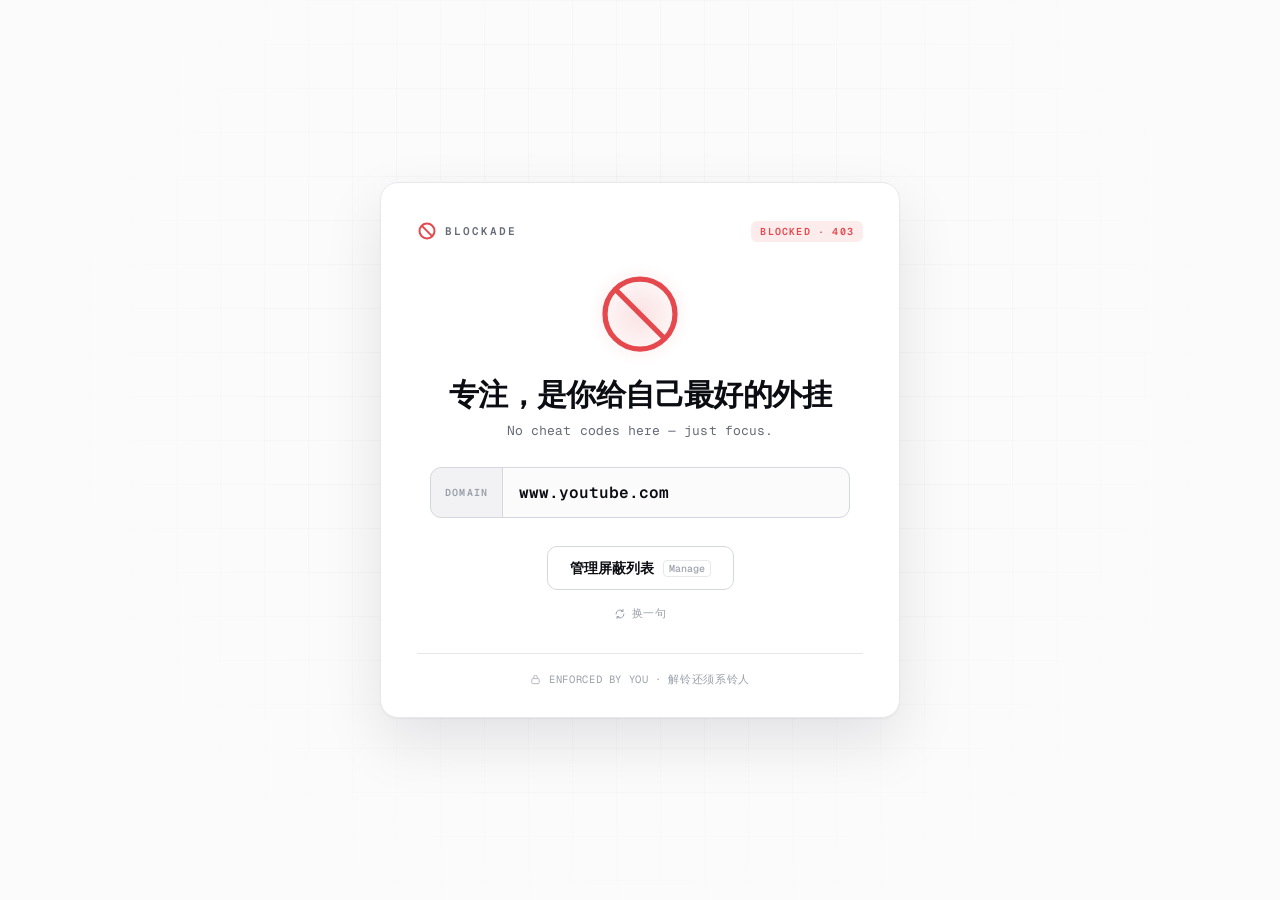
<file: extensions/chrome/blocked/blocked.html>
<!DOCTYPE html>
<html lang="zh-CN">
<head>
<meta charset="UTF-8">
<meta name="viewport" content="width=device-width, initial-scale=1.0">
<title>已屏蔽 · BLOCKADE</title>
<link rel="preconnect" href="https://fonts.googleapis.com">
<link rel="preconnect" href="https://fonts.gstatic.com" crossorigin>
<link href="https://fonts.googleapis.com/css2?family=Geist:wght@400;500;600;700;800&family=Geist+Mono:wght@400;500;600&display=swap" rel="stylesheet">
<style>
:root{
  color-scheme: light dark;
  --bg:#fbfbfc; --grid:#0b0d12; --surface:#ffffff;
  --border:#e6e8ec; --border-strong:#d4d8de;
  --text:#0b0d12; --muted:#656b76; --faint:#9aa0aa;
  --accent:#2f6df6; --accent-ink:#ffffff; --accent-soft:#eaf1fe;
  --danger:#e5484d; --danger-soft:#fdecec;
  --mono:"Geist Mono",ui-monospace,"SF Mono",Menlo,monospace;
  --sans:"Geist",-apple-system,system-ui,"Segoe UI",sans-serif;
  --shadow:0 1px 2px rgba(10,13,18,.05),0 24px 60px rgba(10,13,18,.10);
}
@media (prefers-color-scheme: dark){
  :root{
    --bg:#08090b; --grid:#ffffff; --surface:#101216;
    --border:#23252c; --border-strong:#33363f;
    --text:#f1f2f4; --muted:#9097a1; --faint:#5d636d;
    --accent:#4d8bff; --accent-ink:#06101f; --accent-soft:#15263f;
    --danger:#ff5c61; --danger-soft:#2a1416;
    --shadow:0 1px 2px rgba(0,0,0,.5),0 28px 70px rgba(0,0,0,.6);
  }
}
*{box-sizing:border-box;margin:0;padding:0}
html,body{height:100%}
body{
  font-family:var(--sans);background:var(--bg);color:var(--text);
  -webkit-font-smoothing:antialiased;
  display:flex;align-items:center;justify-content:center;
  min-height:100vh;padding:32px;position:relative;overflow:hidden;
}
body::before{
  content:"";position:fixed;inset:0;pointer-events:none;z-index:0;
  background-image:
    linear-gradient(to right, color-mix(in srgb,var(--grid) 4%,transparent) 1px, transparent 1px),
    linear-gradient(to bottom, color-mix(in srgb,var(--grid) 4%,transparent) 1px, transparent 1px);
  background-size:44px 44px;
  -webkit-mask-image:radial-gradient(circle at 50% 42%, #000 0%, transparent 72%);
          mask-image:radial-gradient(circle at 50% 42%, #000 0%, transparent 72%);
}
.card{
  position:relative;z-index:1;width:100%;max-width:520px;
  background:var(--surface);border:1px solid var(--border);border-radius:18px;
  box-shadow:var(--shadow);padding:38px 36px 30px;text-align:center;
}
.topbar{
  display:flex;align-items:center;justify-content:space-between;
  margin-bottom:30px;
}
.brand{display:flex;align-items:center;gap:8px}
.brand .word{font-family:var(--mono);font-weight:600;font-size:11px;letter-spacing:.18em;color:var(--muted)}
.flag{
  font-family:var(--mono);font-size:10px;font-weight:600;letter-spacing:.12em;
  color:var(--danger);background:var(--danger-soft);padding:4px 9px;border-radius:6px;
}
.seal{
  width:84px;height:84px;margin:6px auto 22px;position:relative;
}
.seal svg{width:100%;height:100%;display:block}
.seal::after{
  content:"";position:absolute;inset:-10px;border-radius:50%;
  background:radial-gradient(circle, color-mix(in srgb,var(--danger) 16%,transparent), transparent 70%);
  z-index:-1;
}
h1{
  font-size:30px;font-weight:700;letter-spacing:-.02em;line-height:1.12;margin-bottom:10px;
}
.sub{
  font-family:var(--mono);font-size:13px;color:var(--muted);line-height:1.55;
  max-width:380px;margin:0 auto 26px;letter-spacing:.005em;
}
.plate{
  display:flex;align-items:center;gap:0;margin:0 auto 28px;max-width:420px;
  border:1px solid var(--border-strong);border-radius:11px;overflow:hidden;
  background:var(--bg);
}
.plate .k{
  font-family:var(--mono);font-size:10px;font-weight:600;letter-spacing:.12em;
  text-transform:uppercase;color:var(--faint);padding:0 14px;
  border-right:1px solid var(--border-strong);align-self:stretch;
  display:flex;align-items:center;background:color-mix(in srgb,var(--muted) 6%,transparent);
}
.plate .v{
  font-family:var(--mono);font-size:16px;font-weight:600;color:var(--text);
  padding:14px 16px;white-space:nowrap;overflow:hidden;text-overflow:ellipsis;flex:1;text-align:left;
}
.actions{display:flex;flex-direction:column;gap:10px;align-items:center}
.btn{
  display:inline-flex;align-items:center;justify-content:center;gap:9px;
  height:44px;padding:0 22px;border-radius:10px;border:1px solid var(--border-strong);
  background:var(--surface);color:var(--text);
  font-family:var(--sans);font-size:14px;font-weight:600;cursor:pointer;
  transition:background .12s,border-color .12s,transform .05s;
}
.btn:hover{background:color-mix(in srgb,var(--muted) 8%,var(--surface));border-color:var(--muted)}
.btn:active{transform:translateY(1px)}
.btn .kbd{font-family:var(--mono);font-size:10px;color:var(--faint);font-weight:500;
  border:1px solid var(--border);border-radius:4px;padding:1px 5px;}
.reroll{
  background:none;border:none;cursor:pointer;color:var(--faint);
  font-family:var(--mono);font-size:11px;letter-spacing:.04em;
  display:inline-flex;align-items:center;gap:6px;padding:6px;
}
.reroll:hover{color:var(--muted)}
.reroll svg{width:12px;height:12px}
.footnote{
  margin-top:26px;padding-top:18px;border-top:1px solid var(--border);
  font-family:var(--mono);font-size:10.5px;letter-spacing:.06em;color:var(--faint);
  text-transform:uppercase;display:flex;align-items:center;justify-content:center;gap:8px;
}
.footnote .ico{width:11px;height:11px;opacity:.8}
</style>
</head>
<body>
<div class="card">
  <div class="topbar">
    <div class="brand">
      <svg width="20" height="20" viewBox="0 0 24 24" fill="none" aria-hidden="true">
        <circle cx="12" cy="12" r="9" stroke="var(--danger)" stroke-width="2.4"/>
        <line x1="5.6" y1="5.6" x2="18.4" y2="18.4" stroke="var(--danger)" stroke-width="2.4"/>
      </svg>
      <span class="word">BLOCKADE</span>
    </div>
    <span class="flag">BLOCKED · 403</span>
  </div>

  <div class="seal">
    <svg viewBox="0 0 96 96" fill="none" aria-hidden="true">
      <circle cx="48" cy="48" r="40" stroke="var(--danger)" stroke-width="6"/>
      <line x1="20" y1="20" x2="76" y2="76" stroke="var(--danger)" stroke-width="6" stroke-linecap="round"/>
    </svg>
  </div>

  <h1 id="headline">这个站，被你关进小黑屋了</h1>
  <p class="sub" id="subline">Nothing to see here. 回去把那件正事做完吧。</p>

  <div class="plate">
    <span class="k">domain</span>
    <span class="v" id="domain">www.youtube.com</span>
  </div>

  <div class="actions">
    <button class="btn" id="manage">
      管理屏蔽列表
      <span class="kbd">Manage</span>
    </button>
    <button class="reroll" id="reroll">
      <svg viewBox="0 0 24 24" fill="none"><path d="M4 12a8 8 0 0 1 14-5.3M20 12a8 8 0 0 1-14 5.3" stroke="currentColor" stroke-width="2" stroke-linecap="round"/><path d="M18 3v3.7h-3.7M6 21v-3.7h3.7" stroke="currentColor" stroke-width="2" stroke-linecap="round" stroke-linejoin="round"/></svg>
      换一句
    </button>
  </div>

  <div class="footnote">
    <svg class="ico" viewBox="0 0 24 24" fill="none"><rect x="4" y="10" width="16" height="11" rx="2" stroke="currentColor" stroke-width="2"/><path d="M8 10V7a4 4 0 0 1 8 0v3" stroke="currentColor" stroke-width="2"/></svg>
    enforced by you · 解铃还须系铃人
  </div>
</div>
<script src="blocked.js"></script>
</body>
</html>
</file>
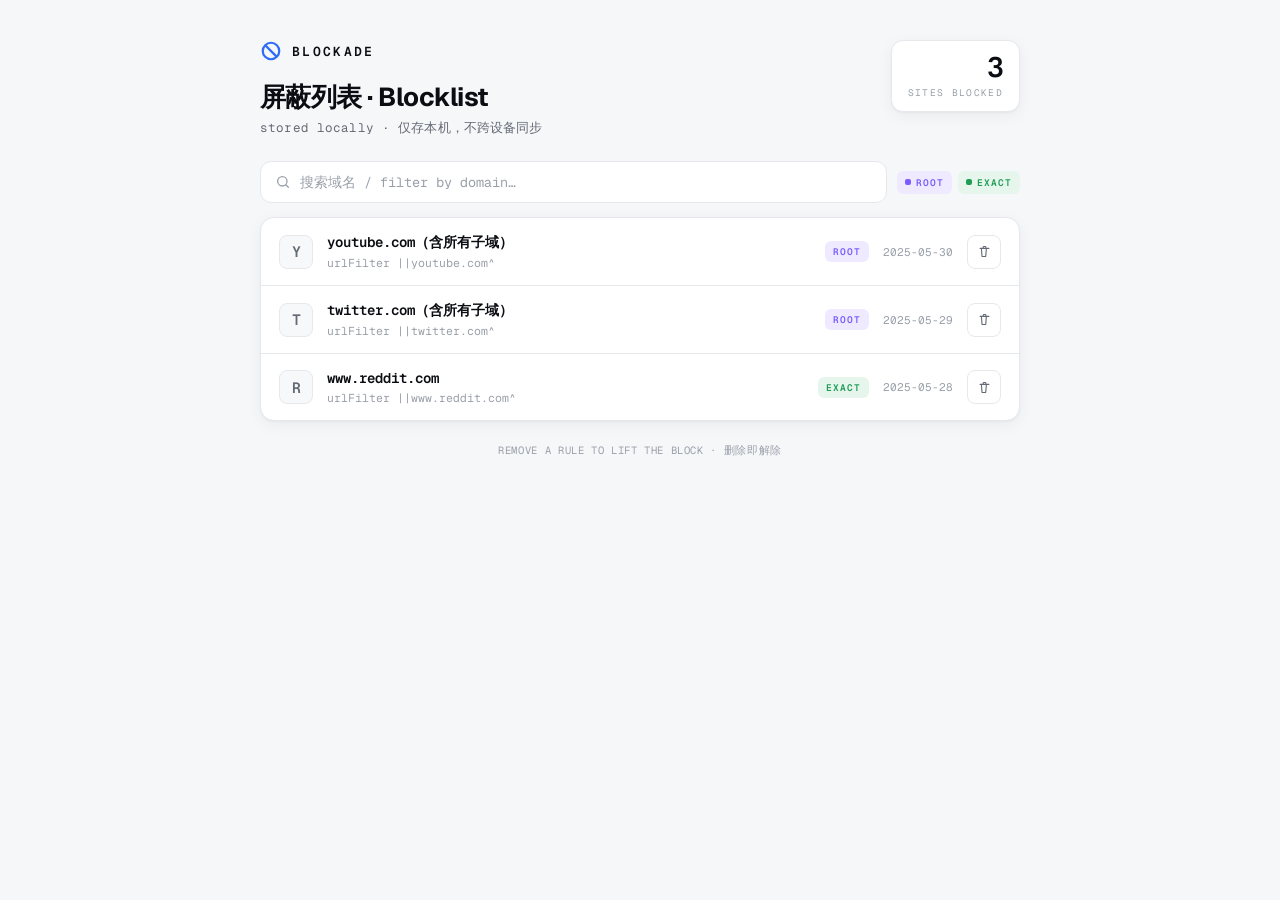
<file: extensions/chrome/options/options.html>
<!DOCTYPE html>
<html lang="zh-CN">
<head>
<meta charset="UTF-8">
<meta name="viewport" content="width=device-width, initial-scale=1.0">
<title>屏蔽列表 · BLOCKADE</title>
<link rel="preconnect" href="https://fonts.googleapis.com">
<link rel="preconnect" href="https://fonts.gstatic.com" crossorigin>
<link href="https://fonts.googleapis.com/css2?family=Geist:wght@400;500;600;700&family=Geist+Mono:wght@400;500;600&display=swap" rel="stylesheet">
<style>
:root{
  color-scheme: light dark;
  --bg:#f6f7f9; --surface:#ffffff; --surface-2:#f7f8fa;
  --border:#e6e8ec; --border-strong:#d4d8de;
  --text:#0b0d12; --muted:#656b76; --faint:#9aa0aa;
  --accent:#2f6df6; --accent-ink:#ffffff; --accent-soft:#eaf1fe;
  --danger:#e5484d; --danger-ink:#ffffff; --danger-soft:#fdecec;
  --root:#7b5cff; --root-soft:#efeaff;
  --exact:#1f9d57; --exact-soft:#e6f6ed;
  --mono:"Geist Mono",ui-monospace,"SF Mono",Menlo,monospace;
  --sans:"Geist",-apple-system,system-ui,"Segoe UI",sans-serif;
  --shadow:0 1px 2px rgba(10,13,18,.04),0 4px 16px rgba(10,13,18,.05);
}
@media (prefers-color-scheme: dark){
  :root{
    --bg:#070809; --surface:#121317; --surface-2:#1a1c21;
    --border:#24262d; --border-strong:#33363f;
    --text:#f1f2f4; --muted:#9097a1; --faint:#5d636d;
    --accent:#4d8bff; --accent-ink:#06101f; --accent-soft:#15263f;
    --danger:#ff5c61; --danger-ink:#1a0608; --danger-soft:#2a1416;
    --root:#a48bff; --root-soft:#221b3d;
    --exact:#3ad07e; --exact-soft:#0f2a1c;
    --shadow:0 1px 2px rgba(0,0,0,.5),0 8px 24px rgba(0,0,0,.4);
  }
}
*{box-sizing:border-box;margin:0;padding:0}
body{
  font-family:var(--sans);background:var(--bg);color:var(--text);
  -webkit-font-smoothing:antialiased;min-height:100vh;padding:40px 24px 80px;
}
.wrap{max-width:760px;margin:0 auto}

/* header */
.head{display:flex;align-items:flex-start;justify-content:space-between;gap:16px;margin-bottom:6px}
.brand{display:flex;align-items:center;gap:10px}
.brand .word{font-family:var(--mono);font-weight:600;font-size:13px;letter-spacing:.18em}
h1{font-size:26px;font-weight:700;letter-spacing:-.02em;margin:18px 0 4px}
.tagline{font-family:var(--mono);font-size:12.5px;color:var(--muted);letter-spacing:.01em}
.stat{
  text-align:right;flex:0 0 auto;border:1px solid var(--border);border-radius:12px;
  background:var(--surface);padding:12px 16px;box-shadow:var(--shadow);
}
.stat .n{font-family:var(--mono);font-size:28px;font-weight:600;line-height:1;letter-spacing:-.02em}
.stat .l{font-family:var(--mono);font-size:9.5px;letter-spacing:.14em;text-transform:uppercase;color:var(--faint);margin-top:5px}

/* toolbar */
.toolbar{display:flex;align-items:center;gap:10px;margin:24px 0 14px}
.search{
  flex:1;display:flex;align-items:center;gap:9px;height:42px;padding:0 14px;
  background:var(--surface);border:1px solid var(--border);border-radius:11px;
  transition:border-color .12s,box-shadow .12s;
}
.search:focus-within{border-color:var(--accent);box-shadow:0 0 0 3px color-mix(in srgb,var(--accent) 16%,transparent)}
.search svg{width:16px;height:16px;color:var(--faint);flex:0 0 auto}
.search input{
  border:none;background:none;outline:none;width:100%;color:var(--text);
  font-family:var(--mono);font-size:13.5px;
}
.search input::placeholder{color:var(--faint)}
.legend{display:flex;gap:6px}
.lg{font-family:var(--mono);font-size:9.5px;font-weight:600;letter-spacing:.1em;padding:5px 8px;border-radius:6px;display:inline-flex;align-items:center;gap:5px}
.lg::before{content:"";width:6px;height:6px;border-radius:2px}
.lg.root{color:var(--root);background:var(--root-soft)} .lg.root::before{background:var(--root)}
.lg.exact{color:var(--exact);background:var(--exact-soft)} .lg.exact::before{background:var(--exact)}

/* list */
.list{display:flex;flex-direction:column;border:1px solid var(--border);border-radius:14px;overflow:hidden;background:var(--surface);box-shadow:var(--shadow)}
.item{
  display:grid;grid-template-columns:auto 1fr auto auto;align-items:center;gap:14px;
  padding:15px 18px;border-bottom:1px solid var(--border);transition:background .1s;
}
.item:last-child{border-bottom:none}
.item:hover{background:var(--surface-2)}
.fav{
  width:34px;height:34px;flex:0 0 34px;border-radius:8px;
  display:flex;align-items:center;justify-content:center;
  font-family:var(--mono);font-weight:600;font-size:15px;text-transform:uppercase;
  background:var(--surface-2);border:1px solid var(--border);color:var(--muted);
}
.meta{min-width:0}
.dname{font-family:var(--mono);font-size:14px;font-weight:600;white-space:nowrap;overflow:hidden;text-overflow:ellipsis}
.pat{font-family:var(--mono);font-size:11.5px;color:var(--faint);margin-top:3px;white-space:nowrap;overflow:hidden;text-overflow:ellipsis}
.scope{
  font-family:var(--mono);font-size:9.5px;font-weight:600;letter-spacing:.1em;
  padding:4px 8px;border-radius:6px;white-space:nowrap;
}
.scope.root{color:var(--root);background:var(--root-soft)}
.scope.exact{color:var(--exact);background:var(--exact-soft)}
.added{font-family:var(--mono);font-size:11px;color:var(--faint);text-align:right;white-space:nowrap;display:none}
@media(min-width:620px){.added{display:block}.item{grid-template-columns:auto 1fr auto auto auto}}
.del{
  width:34px;height:34px;border-radius:8px;border:1px solid var(--border);
  background:var(--surface);color:var(--muted);cursor:pointer;
  display:flex;align-items:center;justify-content:center;transition:all .12s;flex:0 0 auto;
}
.del:hover{background:var(--danger-soft);border-color:transparent;color:var(--danger)}
.del svg{width:15px;height:15px}

/* empty */
.empty{
  text-align:center;padding:64px 24px;border:1px dashed var(--border-strong);border-radius:14px;
  background:var(--surface);
}
.empty .seal{width:54px;height:54px;margin:0 auto 16px;opacity:.5}
.empty h2{font-size:17px;font-weight:600;margin-bottom:6px}
.empty p{font-family:var(--mono);font-size:12.5px;color:var(--muted);line-height:1.6;max-width:340px;margin:0 auto}
.empty code{background:var(--surface-2);border:1px solid var(--border);border-radius:5px;padding:1px 6px}

.error{
  margin:0 0 14px;padding:10px 12px;border-radius:9px;
  background:var(--danger-soft);color:var(--danger);
  font-family:var(--mono);font-size:12px;letter-spacing:.01em;
}

.foot{margin-top:22px;text-align:center;font-family:var(--mono);font-size:10.5px;letter-spacing:.06em;color:var(--faint);text-transform:uppercase}
[hidden]{display:none!important}
</style>
</head>
<body>
<div class="wrap">
  <div class="head">
    <div>
      <div class="brand">
        <svg width="22" height="22" viewBox="0 0 24 24" fill="none" aria-hidden="true">
          <circle cx="12" cy="12" r="9" stroke="var(--accent)" stroke-width="2.4"/>
          <line x1="5.6" y1="5.6" x2="18.4" y2="18.4" stroke="var(--accent)" stroke-width="2.4"/>
        </svg>
        <span class="word">BLOCKADE</span>
      </div>
      <h1>屏蔽列表 · Blocklist</h1>
      <div class="tagline">stored locally · 仅存本机，不跨设备同步</div>
    </div>
    <div class="stat">
      <div class="n" id="stat-count">0</div>
      <div class="l">sites blocked</div>
    </div>
  </div>

  <div class="toolbar">
    <label class="search">
      <svg viewBox="0 0 24 24" fill="none"><circle cx="11" cy="11" r="7" stroke="currentColor" stroke-width="2"/><path d="m20 20-3.5-3.5" stroke="currentColor" stroke-width="2" stroke-linecap="round"/></svg>
      <input id="search" type="text" placeholder="搜索域名 / filter by domain…" autocomplete="off">
    </label>
    <div class="legend">
      <span class="lg root">ROOT</span>
      <span class="lg exact">EXACT</span>
    </div>
  </div>

  <div class="error" id="error" hidden></div>
  <div class="list" id="list"></div>

  <div class="empty" id="empty" hidden>
    <div class="seal">
      <svg viewBox="0 0 96 96" fill="none"><circle cx="48" cy="48" r="40" stroke="var(--muted)" stroke-width="6"/><line x1="20" y1="20" x2="76" y2="76" stroke="var(--muted)" stroke-width="6" stroke-linecap="round"/></svg>
    </div>
    <h2>列表是空的</h2>
    <p>访问任意网站，点击工具栏的 <code>BLOCKADE</code> 图标即可把它加进来。</p>
  </div>

  <div class="foot">remove a rule to lift the block · 删除即解除</div>
</div>
<script src="options.js"></script>
</body>
</html>
</file>
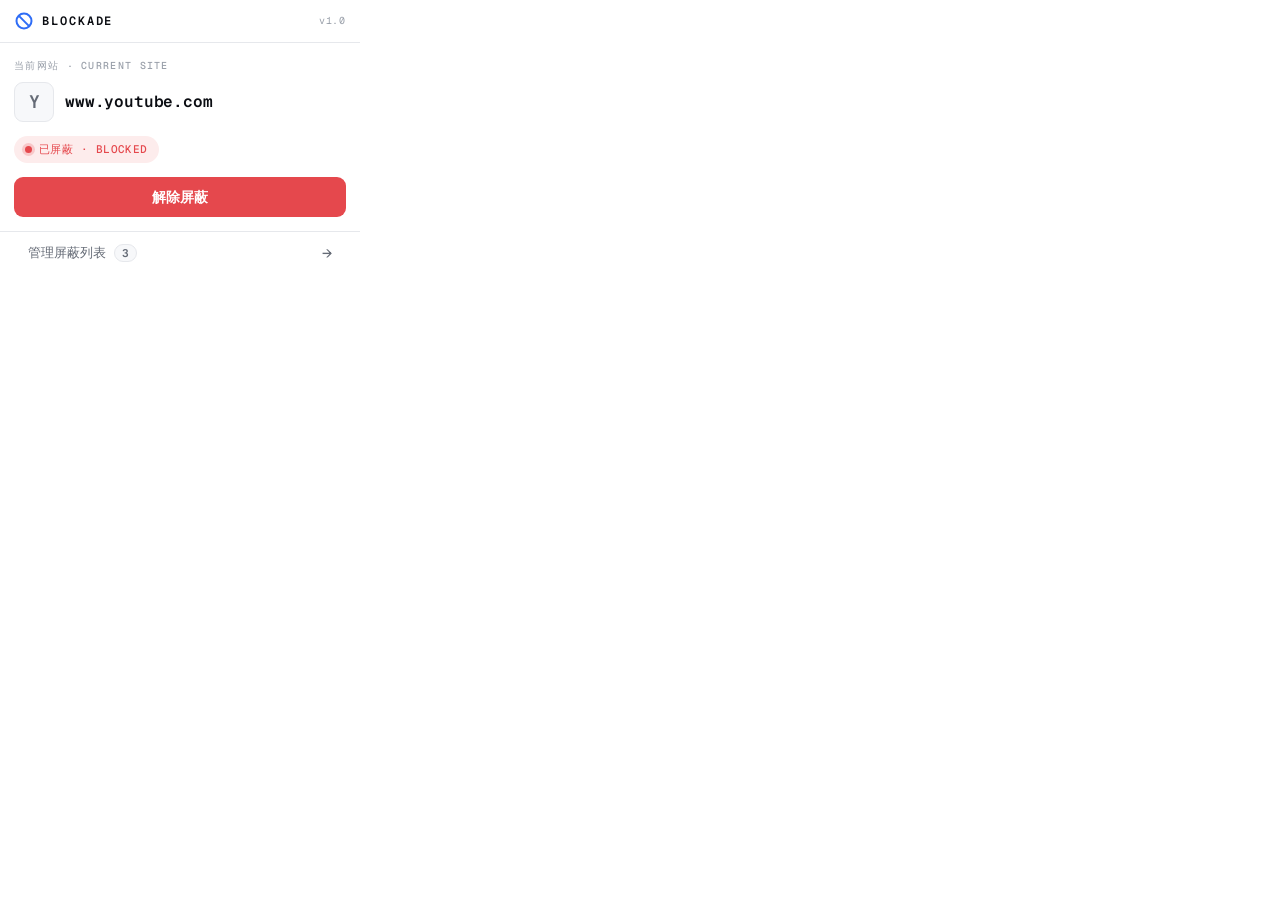
<file: extensions/chrome/popup/popup.html>
<!DOCTYPE html>
<html lang="zh-CN">
<head>
<meta charset="UTF-8">
<meta name="viewport" content="width=device-width, initial-scale=1.0">
<title>BLOCKADE</title>
<style>
@font-face{
  font-family:"Geist";font-style:normal;font-weight:400;font-display:swap;
  src:url("../fonts/geist-400.ttf") format("truetype");
}
@font-face{
  font-family:"Geist";font-style:normal;font-weight:500;font-display:swap;
  src:url("../fonts/geist-500.ttf") format("truetype");
}
@font-face{
  font-family:"Geist";font-style:normal;font-weight:600;font-display:swap;
  src:url("../fonts/geist-600.ttf") format("truetype");
}
@font-face{
  font-family:"Geist";font-style:normal;font-weight:700;font-display:swap;
  src:url("../fonts/geist-700.ttf") format("truetype");
}
@font-face{
  font-family:"Geist Mono";font-style:normal;font-weight:400;font-display:swap;
  src:url("../fonts/geist-mono-400.ttf") format("truetype");
}
@font-face{
  font-family:"Geist Mono";font-style:normal;font-weight:500;font-display:swap;
  src:url("../fonts/geist-mono-500.ttf") format("truetype");
}
@font-face{
  font-family:"Geist Mono";font-style:normal;font-weight:600;font-display:swap;
  src:url("../fonts/geist-mono-600.ttf") format("truetype");
}
:root{
  color-scheme: light dark;
  --bg:#ffffff; --bg-sunken:#f3f4f6; --surface:#ffffff; --surface-2:#f7f8fa;
  --border:#e6e8ec; --border-strong:#d4d8de;
  --text:#0b0d12; --muted:#656b76; --faint:#9aa0aa;
  --accent:#2f6df6; --accent-ink:#ffffff; --accent-soft:#eaf1fe;
  --danger:#e5484d; --danger-ink:#ffffff; --danger-soft:#fdecec;
  --ok:#1f9d57;
  --mono:"Geist Mono",ui-monospace,"SF Mono",Menlo,monospace;
  --sans:"Geist",-apple-system,system-ui,"Segoe UI",sans-serif;
  --shadow:0 1px 2px rgba(10,13,18,.05),0 10px 28px rgba(10,13,18,.10);
}
@media (prefers-color-scheme: dark){
  :root{
    --bg:#0b0c0f; --bg-sunken:#070809; --surface:#141519; --surface-2:#1a1c21;
    --border:#25272e; --border-strong:#33363f;
    --text:#f1f2f4; --muted:#9097a1; --faint:#5d636d;
    --accent:#4d8bff; --accent-ink:#06101f; --accent-soft:#15263f;
    --danger:#ff5c61; --danger-ink:#1a0608; --danger-soft:#2a1416;
    --ok:#3ad07e;
    --shadow:0 1px 2px rgba(0,0,0,.5),0 14px 34px rgba(0,0,0,.55);
  }
}
*{box-sizing:border-box;margin:0;padding:0}
html,body{width:360px}
body{
  font-family:var(--sans); background:var(--bg); color:var(--text);
  -webkit-font-smoothing:antialiased; font-size:14px; line-height:1.4;
}
.app{display:flex;flex-direction:column}

/* header */
.bar{
  display:flex;align-items:center;justify-content:space-between;
  padding:11px 14px; border-bottom:1px solid var(--border);
  background:var(--surface);
}
.brand{display:flex;align-items:center;gap:8px}
.mark{width:20px;height:20px;display:block}
.word{
  font-family:var(--mono);font-weight:600;font-size:12px;letter-spacing:.16em;
  color:var(--text);
}
.ver{font-family:var(--mono);font-size:10px;letter-spacing:.08em;color:var(--faint)}

/* views */
.view{padding:16px 14px 14px}
.lbl{
  font-family:var(--mono);font-size:10px;font-weight:500;letter-spacing:.13em;
  text-transform:uppercase;color:var(--faint);margin-bottom:9px;
}

/* current site */
.site{display:flex;align-items:center;gap:11px;margin-bottom:14px}
.fav{
  width:40px;height:40px;flex:0 0 40px;border-radius:9px;
  display:flex;align-items:center;justify-content:center;
  font-family:var(--mono);font-weight:600;font-size:18px;
  background:var(--surface-2);border:1px solid var(--border);color:var(--muted);
  text-transform:uppercase;
}
.site-meta{min-width:0}
.domain{
  font-family:var(--mono);font-size:16px;font-weight:600;color:var(--text);
  letter-spacing:-.01em;white-space:nowrap;overflow:hidden;text-overflow:ellipsis;
}

/* status */
.status{
  display:inline-flex;align-items:center;gap:7px;
  padding:5px 10px;border-radius:999px;margin-bottom:14px;
  font-family:var(--mono);font-size:11px;font-weight:500;letter-spacing:.04em;
  border:1px solid var(--border);background:var(--surface-2);color:var(--muted);
}
.status .dot{width:7px;height:7px;border-radius:50%;background:var(--muted)}
.status.is-blocked{color:var(--danger);background:var(--danger-soft);border-color:transparent}
.status.is-blocked .dot{background:var(--danger);box-shadow:0 0 0 3px color-mix(in srgb,var(--danger) 22%,transparent)}
.status.is-allowed .dot{background:var(--ok)}

/* buttons */
.btn{
  width:100%;height:40px;border-radius:9px;border:1px solid transparent;
  font-family:var(--sans);font-size:14px;font-weight:600;cursor:pointer;
  display:inline-flex;align-items:center;justify-content:center;gap:8px;
  transition:transform .05s ease, background .12s ease, box-shadow .12s ease;
}
.btn:active{transform:translateY(1px)}
.btn-primary{background:var(--accent);color:var(--accent-ink);box-shadow:0 1px 0 color-mix(in srgb,var(--accent) 60%,#000)}
.btn-primary:hover{background:color-mix(in srgb,var(--accent) 90%,#000)}
.btn-danger{background:var(--danger);color:var(--danger-ink)}
.btn-danger:hover{background:color-mix(in srgb,var(--danger) 90%,#000)}
.btn-ghost{background:var(--surface-2);color:var(--text);border-color:var(--border-strong)}
.btn-ghost:hover{background:var(--bg-sunken)}
.btn[disabled]{opacity:.5;cursor:not-allowed;transform:none}

.note{
  margin-top:10px;text-align:center;font-family:var(--mono);font-size:11px;
  color:var(--faint);letter-spacing:.02em;
}

/* divider + manage link */
.rule{height:1px;background:var(--border);margin:14px -14px 0}
.link{
  width:100%;display:flex;align-items:center;gap:8px;
  padding:12px 14px 2px;background:none;border:none;cursor:pointer;
  font-family:var(--sans);font-size:13px;font-weight:500;color:var(--muted);
}
.link:hover{color:var(--text)}
.link .count{
  font-family:var(--mono);font-size:11px;font-weight:600;padding:1px 7px;border-radius:999px;
  background:var(--surface-2);border:1px solid var(--border);color:var(--muted);
}
.link .arr{margin-left:auto;transition:transform .12s ease}
.link:hover .arr{transform:translateX(3px)}

/* confirm choices */
.choices{display:flex;flex-direction:column;gap:8px;margin-bottom:14px}
.choice{
  display:flex;align-items:center;gap:11px;padding:12px;cursor:pointer;
  border:1px solid var(--border-strong);border-radius:10px;background:var(--surface);
  transition:border-color .12s,background .12s;
}
.choice:hover{border-color:var(--muted)}
.choice:has(input:checked){border-color:var(--accent);background:var(--accent-soft)}
.choice input{position:absolute;opacity:0;pointer-events:none}
.radio{
  width:18px;height:18px;flex:0 0 18px;border-radius:50%;
  border:2px solid var(--border-strong);position:relative;transition:border-color .12s;
}
.choice:has(input:checked) .radio{border-color:var(--accent)}
.choice:has(input:checked) .radio::after{
  content:"";position:absolute;inset:3px;border-radius:50%;background:var(--accent);
}
.choice-body{min-width:0;flex:1}
.choice-title{font-size:13.5px;font-weight:500;color:var(--text)}
.choice-title b{font-family:var(--mono);font-weight:600}
.choice-sub{font-size:11.5px;color:var(--muted);margin-top:2px;font-family:var(--mono);letter-spacing:.01em}
.tag{
  font-family:var(--mono);font-size:9.5px;font-weight:600;letter-spacing:.1em;
  padding:3px 6px;border-radius:5px;background:var(--surface-2);
  border:1px solid var(--border);color:var(--muted);align-self:flex-start;
}
.choice:has(input:checked) .tag{background:var(--accent);color:var(--accent-ink);border-color:transparent}

.err{
  font-family:var(--mono);font-size:11px;color:var(--danger);background:var(--danger-soft);
  padding:8px 10px;border-radius:7px;margin-bottom:10px;letter-spacing:.01em;
}
.row{display:grid;grid-template-columns:1fr 1.4fr;gap:8px}

/* toast (preview only) */
.toast{
  position:fixed;left:50%;bottom:14px;transform:translateX(-50%) translateY(20px);
  background:var(--text);color:var(--bg);font-family:var(--mono);font-size:11px;
  padding:8px 12px;border-radius:8px;opacity:0;transition:all .2s ease;pointer-events:none;
  letter-spacing:.02em;white-space:nowrap;
}
.toast.show{opacity:1;transform:translateX(-50%) translateY(0)}
[hidden]{display:none!important}
</style>
</head>
<body>
<div class="app">
  <header class="bar">
    <div class="brand">
      <svg class="mark" viewBox="0 0 24 24" fill="none" aria-hidden="true">
        <circle cx="12" cy="12" r="9" stroke="var(--accent)" stroke-width="2.4"/>
        <line x1="5.6" y1="5.6" x2="18.4" y2="18.4" stroke="var(--accent)" stroke-width="2.4"/>
      </svg>
      <span class="word">BLOCKADE</span>
    </div>
    <span class="ver">v1.0</span>
  </header>

  <!-- ===== MAIN VIEW ===== -->
  <section id="view-main" class="view">
    <div class="lbl">当前网站 · Current Site</div>
    <div class="site">
      <div class="fav" id="fav">?</div>
      <div class="site-meta">
        <div class="domain" id="domain">读取当前标签页</div>
      </div>
    </div>

    <div class="status" id="status">
      <span class="dot"></span><span id="status-text">读取中 · LOADING</span>
    </div>

    <button class="btn btn-primary" id="primary-btn" disabled>读取中</button>
    <div class="note" id="cannot" hidden>⛌ 无法屏蔽此页面 · unsupported scheme</div>
    <div class="err" id="main-err" hidden></div>

    <div class="rule"></div>
    <button class="link" id="manage">
      管理屏蔽列表 <span class="count" id="count">0</span><span class="arr">→</span>
    </button>
  </section>

  <!-- ===== CONFIRM VIEW ===== -->
  <section id="view-confirm" class="view" hidden>
    <div class="lbl">确认屏蔽 · Confirm Scope</div>
    <div class="choices">
      <label class="choice">
        <input type="radio" name="scope" value="root" checked>
        <span class="radio"></span>
        <span class="choice-body">
          <span class="choice-title">屏蔽整个 <b id="root-dom">youtube.com</b></span>
          <span class="choice-sub">含 music · m · 等所有子域</span>
        </span>
        <span class="tag">ROOT</span>
      </label>
      <label class="choice">
        <input type="radio" name="scope" value="exact">
        <span class="radio"></span>
        <span class="choice-body">
          <span class="choice-title">仅屏蔽 <b id="exact-dom">www.youtube.com</b></span>
          <span class="choice-sub">exact hostname match</span>
        </span>
        <span class="tag">EXACT</span>
      </label>
    </div>
    <div class="err" id="err" hidden></div>
    <div class="row">
      <button class="btn btn-ghost" id="cancel">取消</button>
      <button class="btn btn-primary" id="confirm">确认屏蔽</button>
    </div>
  </section>
</div>
<div class="toast" id="toast"></div>
<script src="popup.js"></script>
</body>
</html>
</file>
